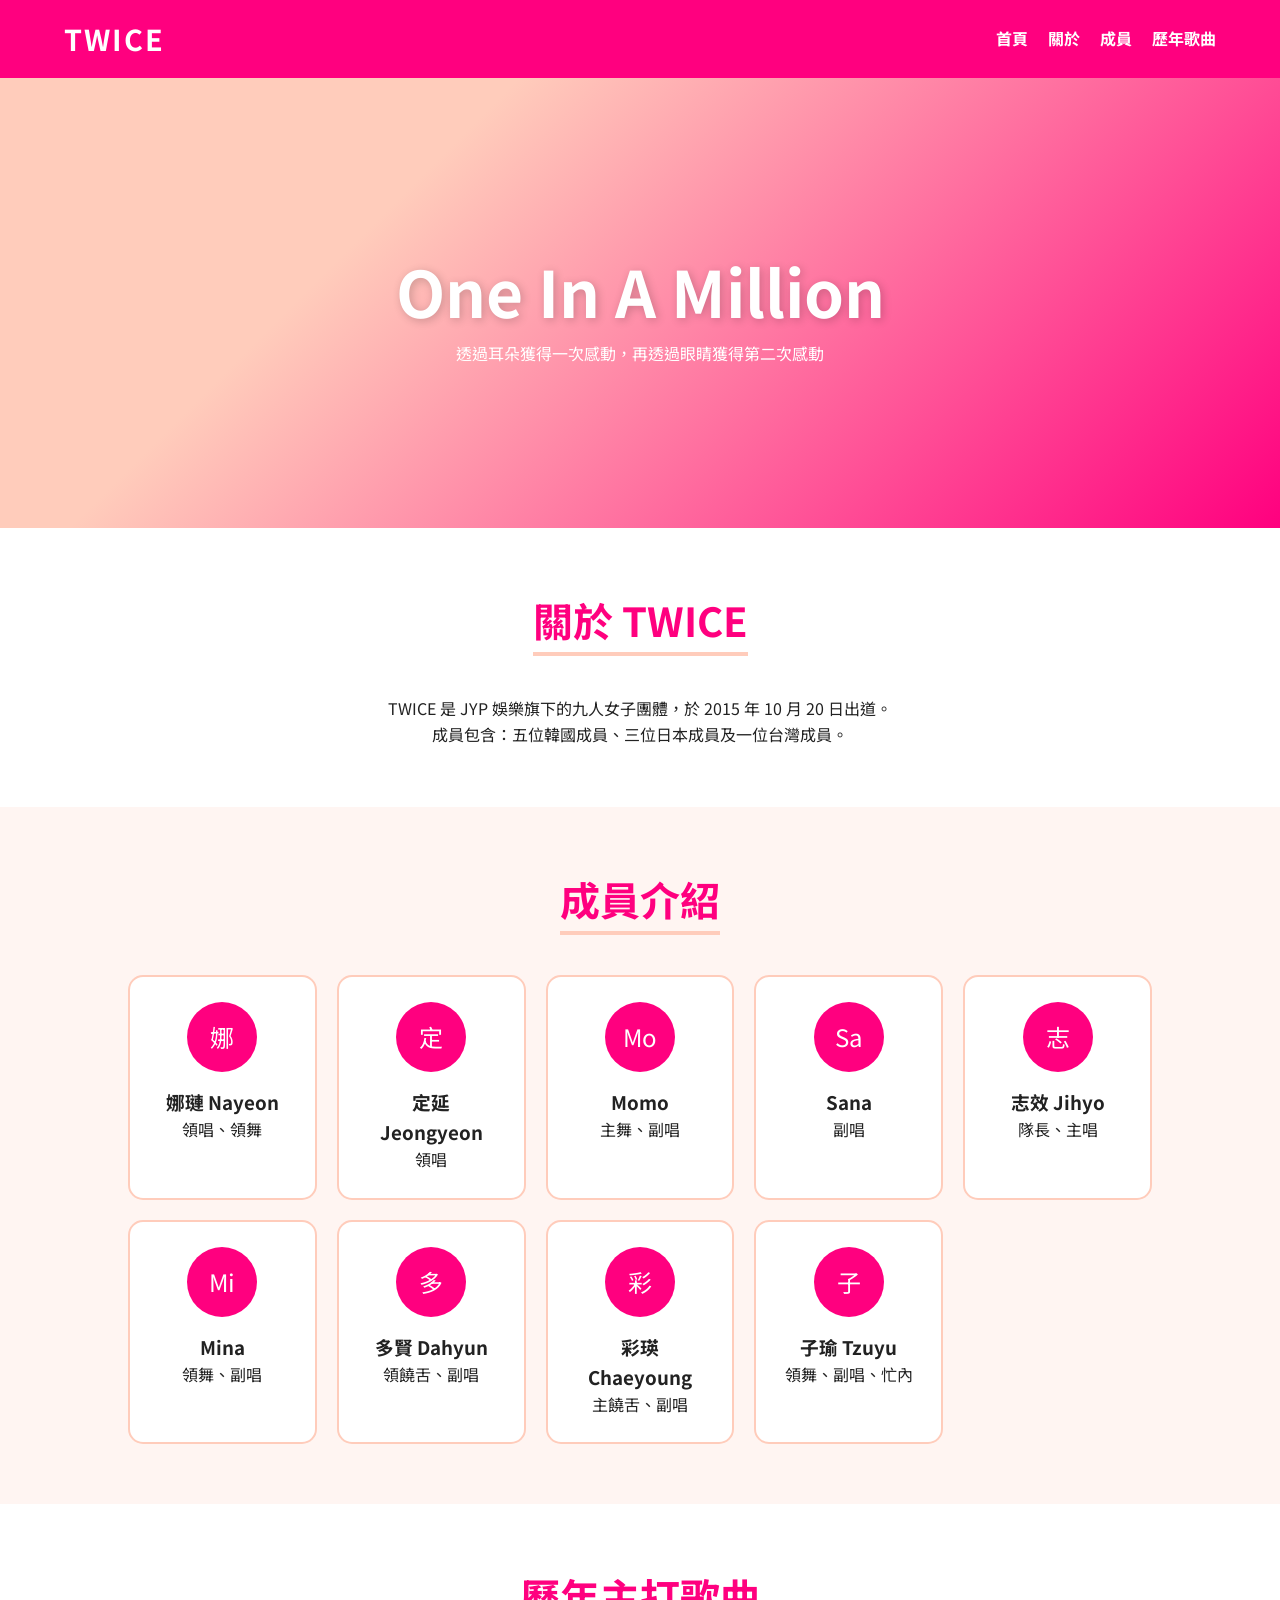
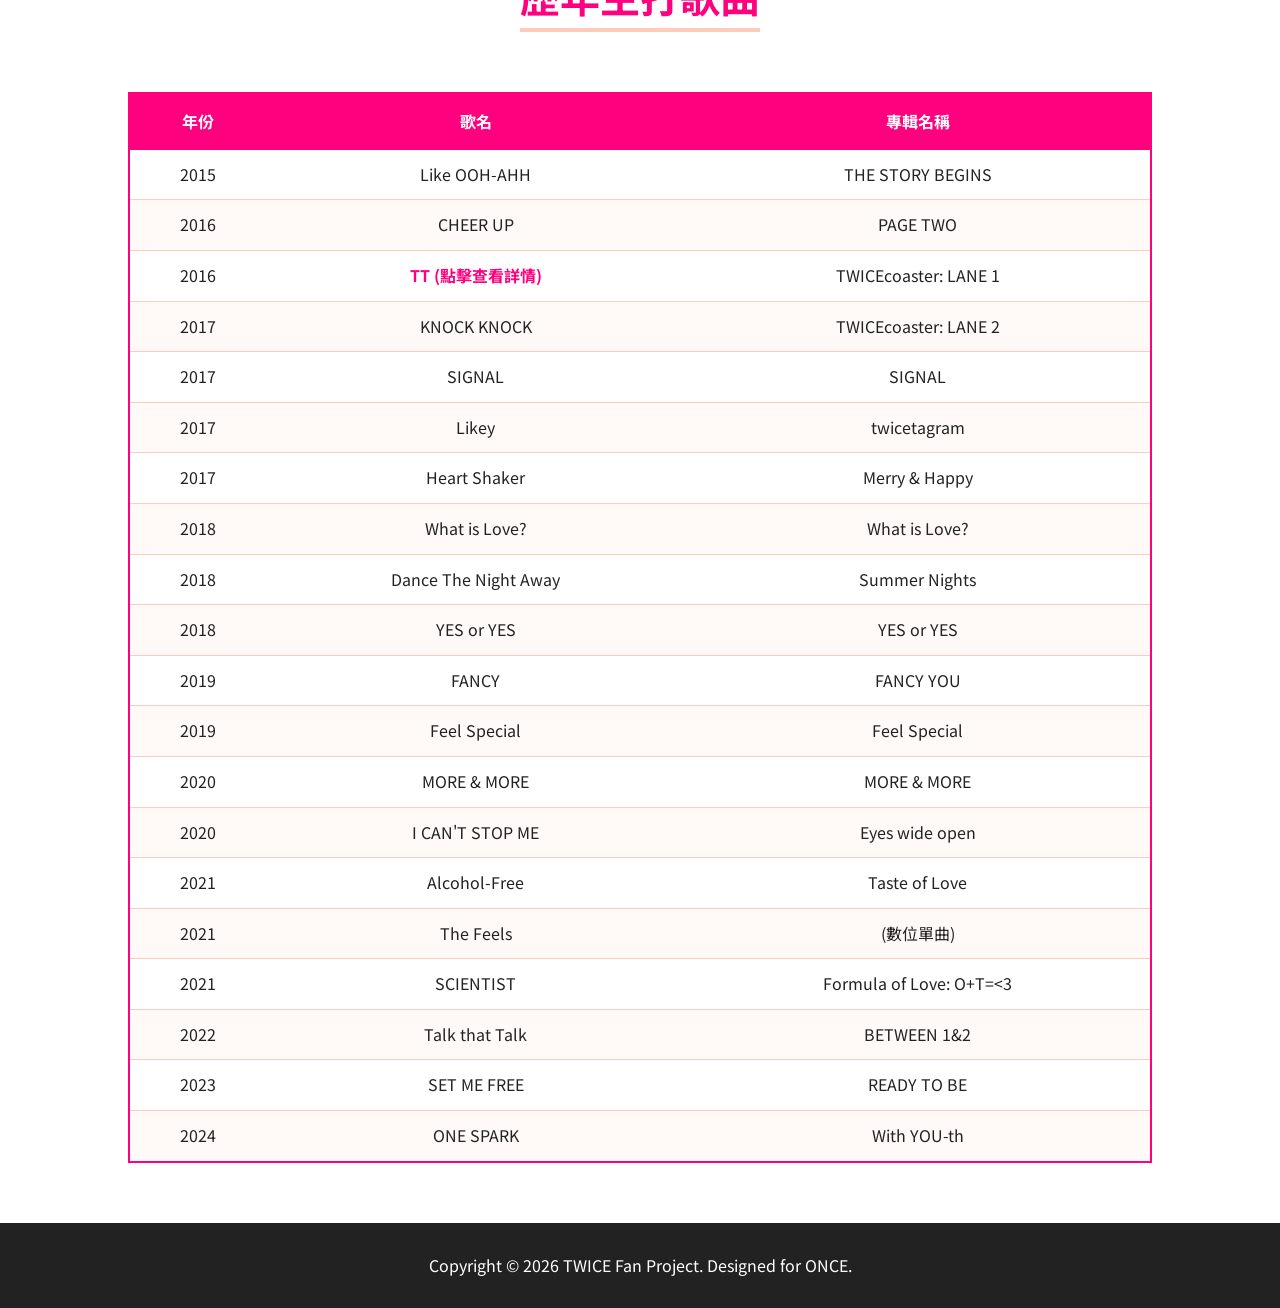
<file: index.html>
<!DOCTYPE html>
<html lang="zh-TW">
<head>
    <meta charset="UTF-8">
    <meta name="viewport" content="width=device-width, initial-scale=1.0">
    <title>TWICE - One In A Million</title>
    <link rel="stylesheet" href="style.css">
    <link href="https://fonts.googleapis.com/css2?family=Noto+Sans+TC:wght@400;700&display=swap" rel="stylesheet">
</head>
<body>

    <nav class="navbar">
        <div class="logo">TWICE</div>
        <ul class="nav-links">
            <li><a href="#home">首頁</a></li>
            <li><a href="#about">關於</a></li>
            <li><a href="#members">成員</a></li>
            <li><a href="#music">歷年歌曲</a></li>
        </ul>
    </nav>

    <header id="home" class="hero">
        <div class="hero-content">
            <h1>One In A Million</h1>
            <p>透過耳朵獲得一次感動，再透過眼睛獲得第二次感動</p>
        </div>
    </header>

    <section id="about" class="section">
        <h2>關於 TWICE</h2>
        <div class="content-box">
            <p>TWICE 是 JYP 娛樂旗下的九人女子團體，於 2015 年 10 月 20 日出道。</p>
            <p>成員包含：五位韓國成員、三位日本成員及一位台灣成員。</p>
        </div>
    </section>

    <section id="members" class="section bg-light">
        <h2>成員介紹</h2>
        <div class="grid-container">
            <div class="card"><div class="member-img">娜</div><h3>娜璉 Nayeon</h3><p>領唱、領舞</p></div>
            <div class="card"><div class="member-img">定</div><h3>定延 Jeongyeon</h3><p>領唱</p></div>
            <div class="card"><div class="member-img">Mo</div><h3>Momo</h3><p>主舞、副唱</p></div>
            <div class="card"><div class="member-img">Sa</div><h3>Sana</h3><p>副唱</p></div>
            <div class="card"><div class="member-img">志</div><h3>志效 Jihyo</h3><p>隊長、主唱</p></div>
            <div class="card"><div class="member-img">Mi</div><h3>Mina</h3><p>領舞、副唱</p></div>
            <div class="card"><div class="member-img">多</div><h3>多賢 Dahyun</h3><p>領饒舌、副唱</p></div>
            <div class="card"><div class="member-img">彩</div><h3>彩瑛 Chaeyoung</h3><p>主饒舌、副唱</p></div>
            <div class="card"><div class="member-img">子</div><h3>子瑜 Tzuyu</h3><p>領舞、副唱、忙內</p></div>
        </div>
    </section>

    <section id="music" class="section">
        <h2>歷年主打歌曲</h2>
        <table class="song-table">
            <thead>
                <tr>
                    <th>年份</th>
                    <th>歌名</th>
                    <th>專輯名稱</th>
                </tr>
            </thead>
            <tbody>
                <tr><td>2015</td><td>Like OOH-AHH</td><td>THE STORY BEGINS</td></tr>
                <tr><td>2016</td><td>CHEER UP</td><td>PAGE TWO</td></tr>
                <tr><td>2016</td><td><a href="TT.html" class="song-link">TT (點擊查看詳情)</a></td><td>TWICEcoaster: LANE 1</td></tr>
                <tr><td>2017</td><td>KNOCK KNOCK</td><td>TWICEcoaster: LANE 2</td></tr>
                <tr><td>2017</td><td>SIGNAL</td><td>SIGNAL</td></tr>
                <tr><td>2017</td><td>Likey</td><td>twicetagram</td></tr>
                <tr><td>2017</td><td>Heart Shaker</td><td>Merry & Happy</td></tr>
                <tr><td>2018</td><td>What is Love?</td><td>What is Love?</td></tr>
                <tr><td>2018</td><td>Dance The Night Away</td><td>Summer Nights</td></tr>
                <tr><td>2018</td><td>YES or YES</td><td>YES or YES</td></tr>
                <tr><td>2019</td><td>FANCY</td><td>FANCY YOU</td></tr>
                <tr><td>2019</td><td>Feel Special</td><td>Feel Special</td></tr>
                <tr><td>2020</td><td>MORE & MORE</td><td>MORE & MORE</td></tr>
                <tr><td>2020</td><td>I CAN'T STOP ME</td><td>Eyes wide open</td></tr>
                <tr><td>2021</td><td>Alcohol-Free</td><td>Taste of Love</td></tr>
                <tr><td>2021</td><td>The Feels</td><td>(數位單曲)</td></tr>
                <tr><td>2021</td><td>SCIENTIST</td><td>Formula of Love: O+T=<3</td></tr>
                <tr><td>2022</td><td>Talk that Talk</td><td>BETWEEN 1&2</td></tr>
                <tr><td>2023</td><td>SET ME FREE</td><td>READY TO BE</td></tr>
                <tr><td>2024</td><td>ONE SPARK</td><td>With YOU-th</td></tr>
            </tbody>
        </table>
    </section>

    <footer>
        <p>Copyright &copy; 2026 TWICE Fan Project. Designed for ONCE.</p>
    </footer>

</body>
</html>
</file>
<file: style.css>
/* 定義官方色 */
:root {
    --apricot: #FFCCBB;
    --magenta: #FF007F;
    --white: #ffffff;
    --dark: #222;
}

* {
    box-sizing: border-box;
    margin: 0;
    padding: 0;
}

body {
    font-family: 'Noto Sans TC', sans-serif;
    color: var(--dark);
    line-height: 1.6;
    background-color: #fff;
}

/* 導覽列：使用洋紅背景 */
.navbar {
    display: flex;
    justify-content: space-between;
    align-items: center;
    padding: 1rem 5%;
    background: var(--magenta);
    position: sticky;
    top: 0;
    z-index: 1000;
}

.logo {
    font-size: 1.8rem;
    font-weight: bold;
    color: var(--white);
    letter-spacing: 2px;
}

.nav-links {
    list-style: none;
    display: flex;
}

.nav-links li { margin-left: 20px; }

.nav-links a {
    text-decoration: none;
    color: var(--white);
    font-weight: bold;
    transition: 0.3s;
}

.nav-links a:hover {
    color: var(--apricot);
}

/* 英雄區塊：杏桃與洋紅漸層 */
.hero {
    height: 50vh;
    background: linear-gradient(135deg, var(--apricot) 30%, var(--magenta) 100%);
    display: flex;
    align-items: center;
    justify-content: center;
    color: white;
    text-align: center;
}

.hero h1 { font-size: 4rem; text-shadow: 2px 2px 10px rgba(0,0,0,0.2); }

/* 區塊標題 */
.section { padding: 60px 10%; text-align: center; }

h2 {
    font-size: 2.5rem;
    margin-bottom: 40px;
    color: var(--magenta);
    border-bottom: 4px solid var(--apricot);
    display: inline-block;
}

.bg-light { background-color: #fff5f2; }

/* 成員卡片設計 */
.grid-container {
    display: grid;
    grid-template-columns: repeat(auto-fit, minmax(180px, 1fr));
    gap: 20px;
}

.card {
    background: white;
    padding: 25px;
    border-radius: 15px;
    border: 2px solid var(--apricot);
    transition: 0.3s;
}

.card:hover {
    transform: scale(1.05);
    border-color: var(--magenta);
    box-shadow: 0 10px 20px rgba(255, 0, 127, 0.2);
}

.member-img {
    width: 70px;
    height: 70px;
    background: var(--magenta);
    border-radius: 50%;
    margin: 0 auto 15px;
    display: flex;
    align-items: center;
    justify-content: center;
    font-size: 1.5rem;
    color: white;
}

/* 表格顏色強化 */
.song-table {
    width: 100%;
    border-collapse: collapse;
    margin-top: 20px;
    border: 2px solid var(--magenta);
}

.song-table th {
    background-color: var(--magenta);
    color: white;
    padding: 15px;
}

.song-table td {
    padding: 12px;
    border-bottom: 1px solid var(--apricot);
}

.song-table tr:nth-child(even) { background-color: #fff9f7; }

.song-link {
    color: var(--magenta);
    text-decoration: none;
    font-weight: bold;
}

.song-link:hover { text-decoration: underline; }

footer {
    padding: 30px;
    background: var(--dark);
    color: var(--white);
    text-align: center;
}
</file>
